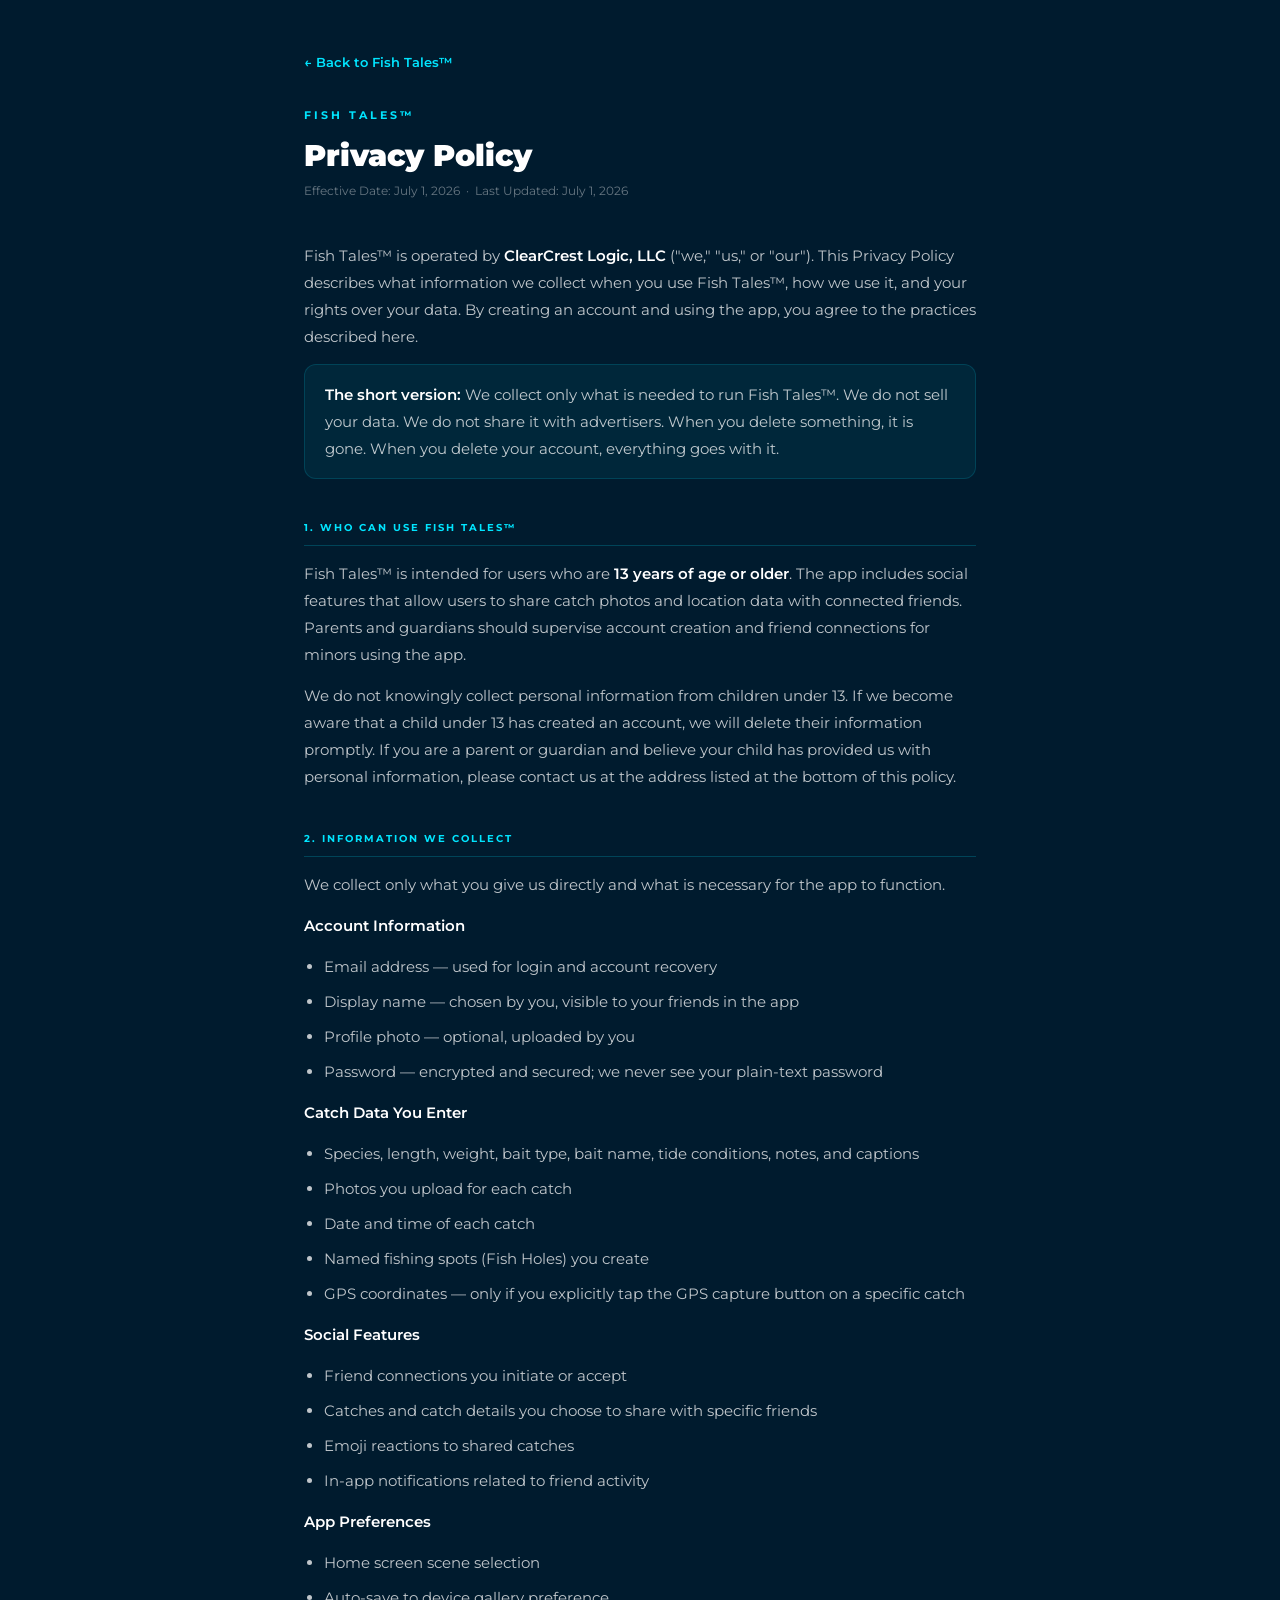
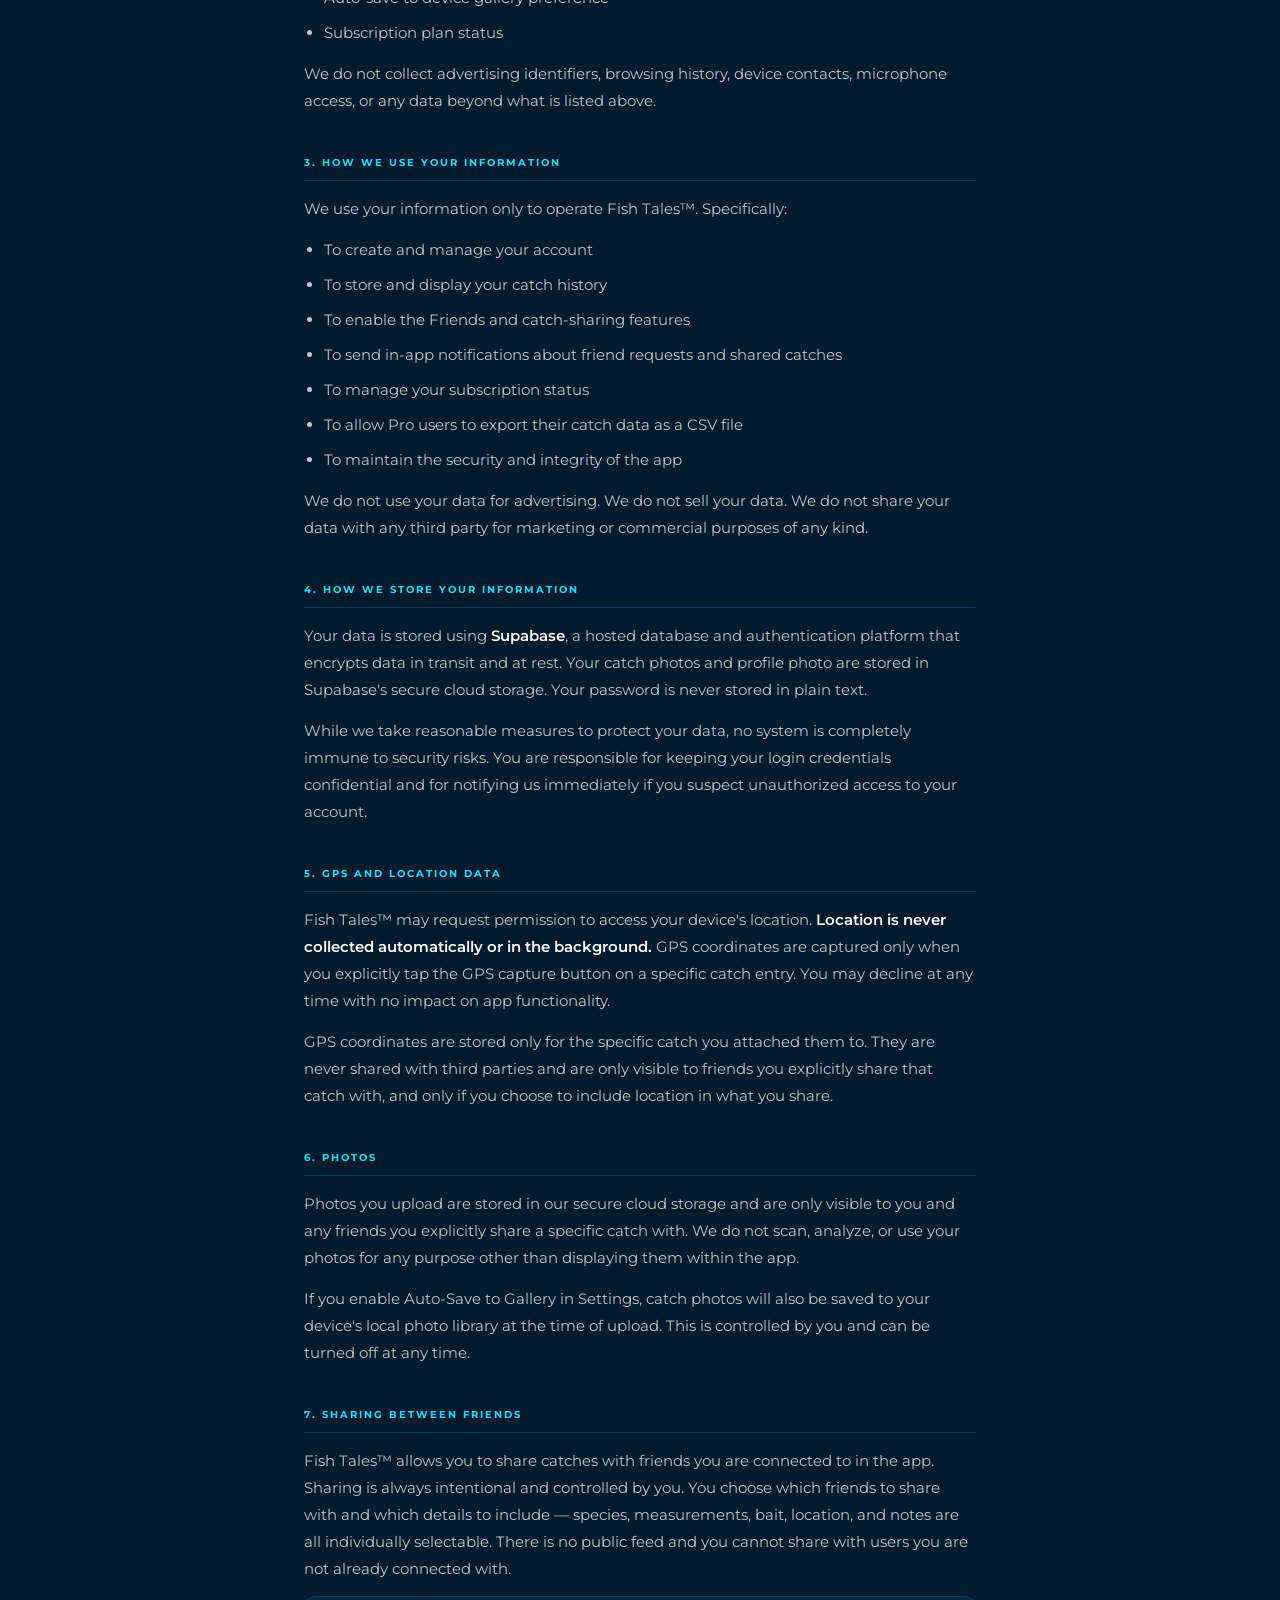
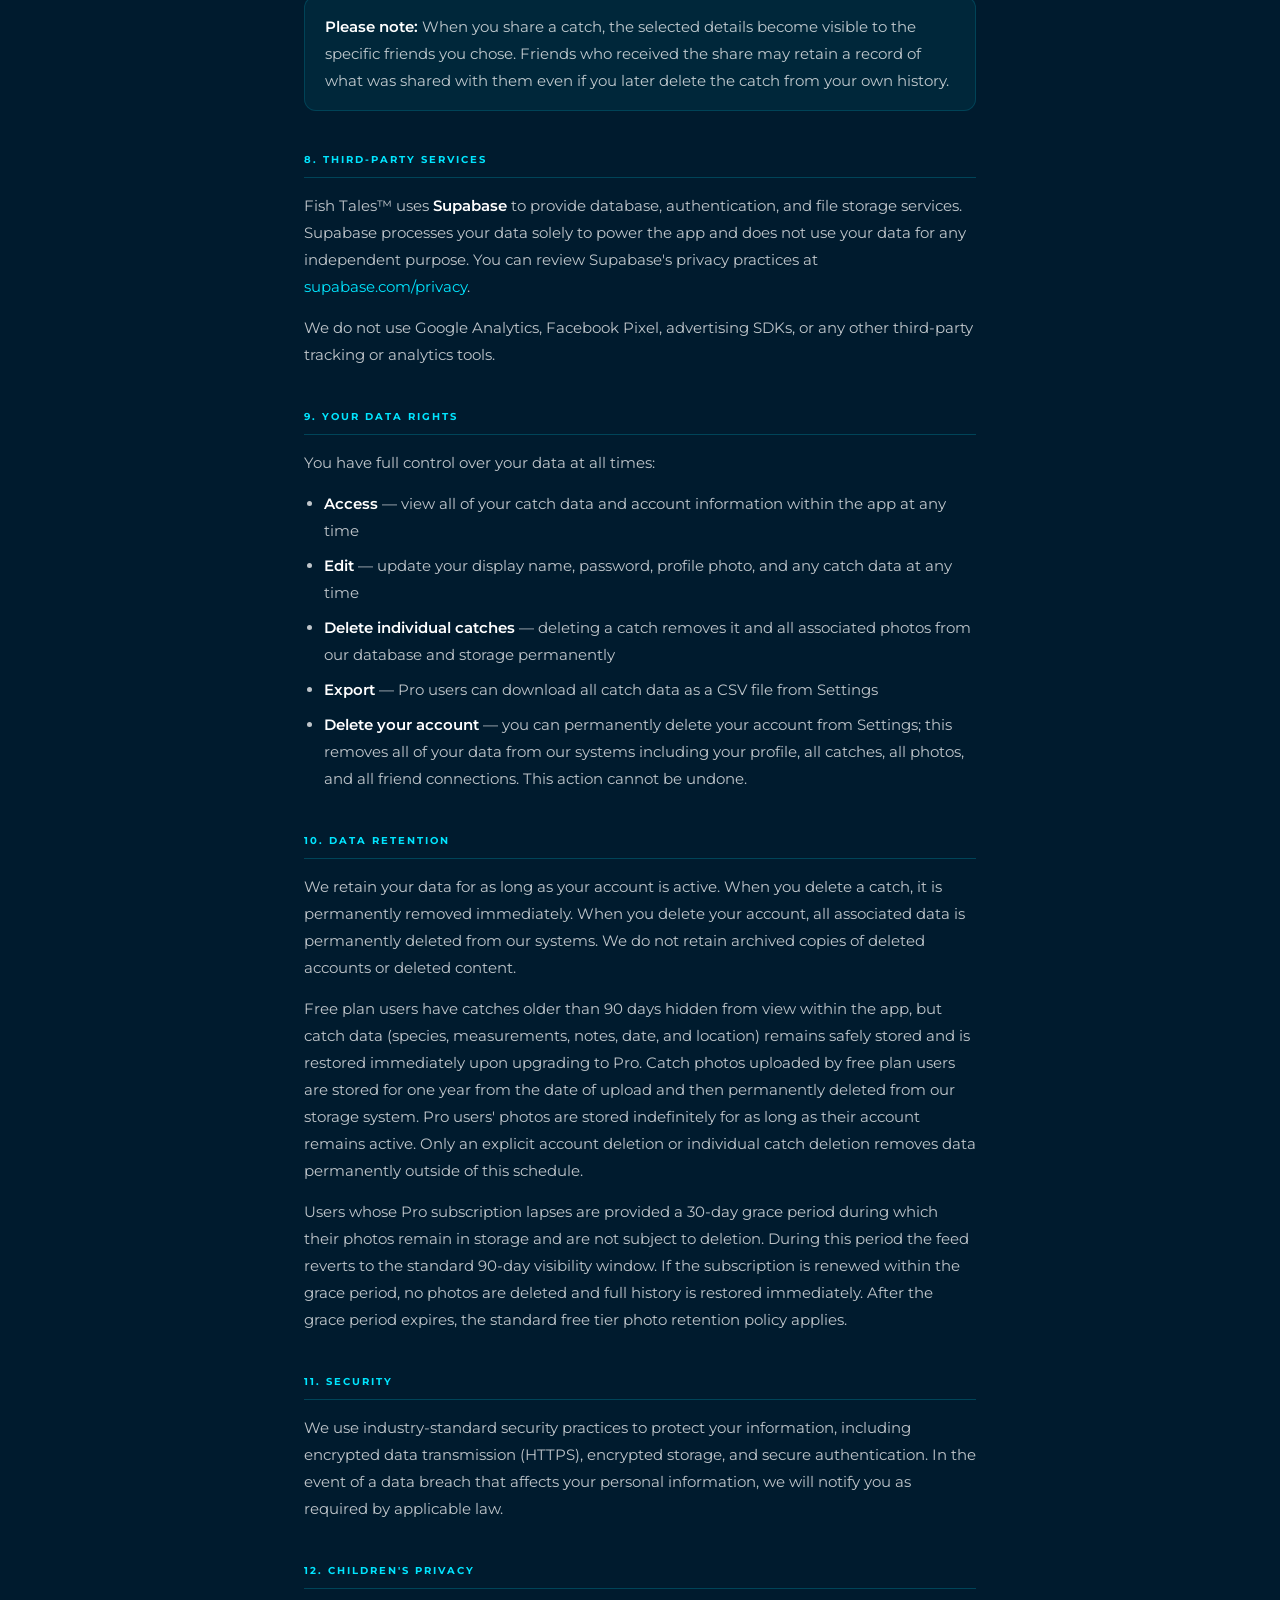
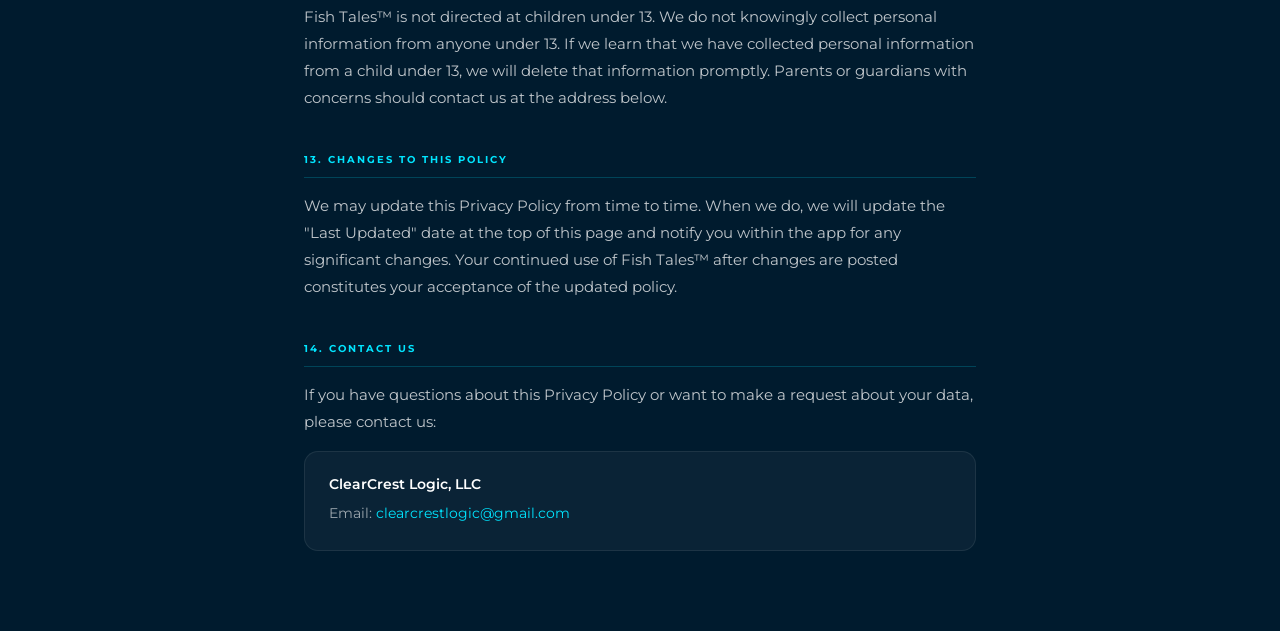
<file: privacy.html>
<!DOCTYPE html>
<html lang="en">
<head>
  <meta charset="UTF-8" />
  <meta name="viewport" content="width=device-width, initial-scale=1.0" />
  <title>Privacy Policy — Fish Tales™</title>
  <meta name="description" content="Fish Tales™ Privacy Policy — how we collect, use, and protect your data." />

  <!-- Favicon -->
  <link rel="icon" type="image/webp" href="images/icon-cyan.webp" />

  <!-- Theme color (Android Chrome browser bar) -->
  <meta name="theme-color" content="#001B2E" />

  <!-- Canonical URL -->
  <link rel="canonical" href="https://getfishtales.com/privacy" />

  <!-- Open Graph / Social Preview -->
  <meta property="og:type" content="website" />
  <meta property="og:url" content="https://getfishtales.com/privacy" />
  <meta property="og:title" content="Privacy Policy — Fish Tales™" />
  <meta property="og:description" content="Fish Tales™ Privacy Policy — how we collect, use, and protect your data." />
  <meta property="og:image" content="https://getfishtales.com/images/screenshot-home.webp" />
  <meta name="twitter:card" content="summary_large_image" />
  <meta name="twitter:title" content="Privacy Policy — Fish Tales™" />
  <meta name="twitter:description" content="Fish Tales™ Privacy Policy — how we collect, use, and protect your data." />
  <meta name="twitter:image" content="https://getfishtales.com/images/screenshot-home.webp" />

  <!-- Google Fonts — Montserrat (matches main site) -->
  <link rel="preconnect" href="https://fonts.googleapis.com" />
  <link rel="preconnect" href="https://fonts.gstatic.com" crossorigin />
  <link href="https://fonts.googleapis.com/css2?family=Montserrat:wght@400;500;600;700;800;900&display=swap" rel="stylesheet" />

  <style>
    * { box-sizing: border-box; margin: 0; padding: 0; }

    body {
      background: #001B2E;
      color: rgba(255,255,255,0.85);
      font-family: 'Montserrat', sans-serif;
      font-size: 15px;
      line-height: 1.8;
      padding: 48px 24px 80px;
      max-width: 720px;
      margin: 0 auto;
      -webkit-font-smoothing: antialiased;
    }

    /* Keyboard focus styles */
    a:focus-visible {
      outline: 2px solid rgba(0,229,255,0.6);
      outline-offset: 3px;
      border-radius: 4px;
    }

    .brand {
      font-size: 11px;
      font-weight: 700;
      letter-spacing: 3px;
      text-transform: uppercase;
      color: #00E5FF;
      margin-bottom: 12px;
    }

    h1 {
      font-size: 30px;
      font-weight: 900;
      color: white;
      margin-bottom: 6px;
      line-height: 1.2;
    }

    .meta {
      color: rgba(255,255,255,0.4);
      font-size: 12px;
      margin-bottom: 40px;
    }

    h2 {
      color: #00E5FF;
      font-size: 10px;
      font-weight: 700;
      letter-spacing: 2px;
      text-transform: uppercase;
      margin: 40px 0 14px;
      padding-bottom: 8px;
      border-bottom: 1px solid rgba(0,229,255,0.2);
    }

    p { margin-bottom: 14px; color: rgba(255,255,255,0.75); }
    ul { padding-left: 20px; margin-bottom: 14px; }
    li { margin-bottom: 8px; color: rgba(255,255,255,0.75); }
    strong { color: white; font-weight: 600; }

    .highlight {
      background: rgba(0,229,255,0.06);
      border: 1px solid rgba(0,229,255,0.15);
      border-radius: 12px;
      padding: 16px 20px;
      margin-bottom: 20px;
    }

    .highlight p { margin: 0; }

    a {
      color: #00E5FF;
      text-decoration: none;
      transition: color 0.2s;
    }

    a:hover { text-decoration: underline; }

    .contact-block {
      background: rgba(255,255,255,0.04);
      border: 1px solid rgba(255,255,255,0.08);
      border-radius: 14px;
      padding: 20px 24px;
      margin-top: 16px;
    }

    .contact-block p { margin: 0 0 4px; color: rgba(255,255,255,0.6); font-size: 14px; }
    .contact-block a { font-size: 14px; }

    .back-link {
      display: inline-block;
      color: #00E5FF;
      font-size: 13px;
      font-weight: 600;
      margin-bottom: 32px;
      text-decoration: none;
      transition: color 0.2s;
    }

    .back-link:hover { text-decoration: underline; }

    /* Reduced motion */
    @media (prefers-reduced-motion: reduce) {
      *, *::before, *::after {
        transition-duration: 0.01ms !important;
      }
    }
  </style>
</head>
<body>

  <a href="/" class="back-link">← Back to Fish Tales™</a>

  <main>

  <p class="brand">Fish Tales™</p>
  <h1>Privacy Policy</h1>
  <p class="meta">Effective Date: July 1, 2026 &nbsp;·&nbsp; Last Updated: July 1, 2026</p>

  <p>Fish Tales™ is operated by <strong>ClearCrest Logic, LLC</strong> ("we," "us," or "our"). This Privacy Policy describes what information we collect when you use Fish Tales™, how we use it, and your rights over your data. By creating an account and using the app, you agree to the practices described here.</p>

  <div class="highlight">
    <p><strong>The short version:</strong> We collect only what is needed to run Fish Tales™. We do not sell your data. We do not share it with advertisers. When you delete something, it is gone. When you delete your account, everything goes with it.</p>
  </div>

  <h2>1. Who Can Use Fish Tales™</h2>
  <p>Fish Tales™ is intended for users who are <strong>13 years of age or older</strong>. The app includes social features that allow users to share catch photos and location data with connected friends. Parents and guardians should supervise account creation and friend connections for minors using the app.</p>
  <p>We do not knowingly collect personal information from children under 13. If we become aware that a child under 13 has created an account, we will delete their information promptly. If you are a parent or guardian and believe your child has provided us with personal information, please contact us at the address listed at the bottom of this policy.</p>

  <h2>2. Information We Collect</h2>
  <p>We collect only what you give us directly and what is necessary for the app to function.</p>

  <p><strong>Account Information</strong></p>
  <ul>
    <li>Email address — used for login and account recovery</li>
    <li>Display name — chosen by you, visible to your friends in the app</li>
    <li>Profile photo — optional, uploaded by you</li>
    <li>Password — encrypted and secured; we never see your plain-text password</li>
  </ul>

  <p><strong>Catch Data You Enter</strong></p>
  <ul>
    <li>Species, length, weight, bait type, bait name, tide conditions, notes, and captions</li>
    <li>Photos you upload for each catch</li>
    <li>Date and time of each catch</li>
    <li>Named fishing spots (Fish Holes) you create</li>
    <li>GPS coordinates — only if you explicitly tap the GPS capture button on a specific catch</li>
  </ul>

  <p><strong>Social Features</strong></p>
  <ul>
    <li>Friend connections you initiate or accept</li>
    <li>Catches and catch details you choose to share with specific friends</li>
    <li>Emoji reactions to shared catches</li>
    <li>In-app notifications related to friend activity</li>
  </ul>

  <p><strong>App Preferences</strong></p>
  <ul>
    <li>Home screen scene selection</li>
    <li>Auto-save to device gallery preference</li>
    <li>Subscription plan status</li>
  </ul>

  <p>We do not collect advertising identifiers, browsing history, device contacts, microphone access, or any data beyond what is listed above.</p>

  <h2>3. How We Use Your Information</h2>
  <p>We use your information only to operate Fish Tales™. Specifically:</p>
  <ul>
    <li>To create and manage your account</li>
    <li>To store and display your catch history</li>
    <li>To enable the Friends and catch-sharing features</li>
    <li>To send in-app notifications about friend requests and shared catches</li>
    <li>To manage your subscription status</li>
    <li>To allow Pro users to export their catch data as a CSV file</li>
    <li>To maintain the security and integrity of the app</li>
  </ul>
  <p>We do not use your data for advertising. We do not sell your data. We do not share your data with any third party for marketing or commercial purposes of any kind.</p>

  <h2>4. How We Store Your Information</h2>
  <p>Your data is stored using <strong>Supabase</strong>, a hosted database and authentication platform that encrypts data in transit and at rest. Your catch photos and profile photo are stored in Supabase's secure cloud storage. Your password is never stored in plain text.</p>
  <p>While we take reasonable measures to protect your data, no system is completely immune to security risks. You are responsible for keeping your login credentials confidential and for notifying us immediately if you suspect unauthorized access to your account.</p>

  <h2>5. GPS and Location Data</h2>
  <p>Fish Tales™ may request permission to access your device's location. <strong>Location is never collected automatically or in the background.</strong> GPS coordinates are captured only when you explicitly tap the GPS capture button on a specific catch entry. You may decline at any time with no impact on app functionality.</p>
  <p>GPS coordinates are stored only for the specific catch you attached them to. They are never shared with third parties and are only visible to friends you explicitly share that catch with, and only if you choose to include location in what you share.</p>

  <h2>6. Photos</h2>
  <p>Photos you upload are stored in our secure cloud storage and are only visible to you and any friends you explicitly share a specific catch with. We do not scan, analyze, or use your photos for any purpose other than displaying them within the app.</p>
  <p>If you enable Auto-Save to Gallery in Settings, catch photos will also be saved to your device's local photo library at the time of upload. This is controlled by you and can be turned off at any time.</p>

  <h2>7. Sharing Between Friends</h2>
  <p>Fish Tales™ allows you to share catches with friends you are connected to in the app. Sharing is always intentional and controlled by you. You choose which friends to share with and which details to include — species, measurements, bait, location, and notes are all individually selectable. There is no public feed and you cannot share with users you are not already connected with.</p>

  <div class="highlight">
    <p><strong>Please note:</strong> When you share a catch, the selected details become visible to the specific friends you chose. Friends who received the share may retain a record of what was shared with them even if you later delete the catch from your own history.</p>
  </div>

  <h2>8. Third-Party Services</h2>
  <p>Fish Tales™ uses <strong>Supabase</strong> to provide database, authentication, and file storage services. Supabase processes your data solely to power the app and does not use your data for any independent purpose. You can review Supabase's privacy practices at <a href="https://supabase.com/privacy" target="_blank" rel="noopener noreferrer">supabase.com/privacy</a>.</p>
  <p>We do not use Google Analytics, Facebook Pixel, advertising SDKs, or any other third-party tracking or analytics tools.</p>

  <h2>9. Your Data Rights</h2>
  <p>You have full control over your data at all times:</p>
  <ul>
    <li><strong>Access</strong> — view all of your catch data and account information within the app at any time</li>
    <li><strong>Edit</strong> — update your display name, password, profile photo, and any catch data at any time</li>
    <li><strong>Delete individual catches</strong> — deleting a catch removes it and all associated photos from our database and storage permanently</li>
    <li><strong>Export</strong> — Pro users can download all catch data as a CSV file from Settings</li>
    <li><strong>Delete your account</strong> — you can permanently delete your account from Settings; this removes all of your data from our systems including your profile, all catches, all photos, and all friend connections. This action cannot be undone.</li>
  </ul>

  <h2>10. Data Retention</h2>
  <p>We retain your data for as long as your account is active. When you delete a catch, it is permanently removed immediately. When you delete your account, all associated data is permanently deleted from our systems. We do not retain archived copies of deleted accounts or deleted content.</p>
  <p>Free plan users have catches older than 90 days hidden from view within the app, but catch data (species, measurements, notes, date, and location) remains safely stored and is restored immediately upon upgrading to Pro. Catch photos uploaded by free plan users are stored for one year from the date of upload and then permanently deleted from our storage system. Pro users' photos are stored indefinitely for as long as their account remains active. Only an explicit account deletion or individual catch deletion removes data permanently outside of this schedule.</p>
  <p>Users whose Pro subscription lapses are provided a 30-day grace period during which their photos remain in storage and are not subject to deletion. During this period the feed reverts to the standard 90-day visibility window. If the subscription is renewed within the grace period, no photos are deleted and full history is restored immediately. After the grace period expires, the standard free tier photo retention policy applies.</p>

  <h2>11. Security</h2>
  <p>We use industry-standard security practices to protect your information, including encrypted data transmission (HTTPS), encrypted storage, and secure authentication. In the event of a data breach that affects your personal information, we will notify you as required by applicable law.</p>

  <h2>12. Children's Privacy</h2>
  <p>Fish Tales™ is not directed at children under 13. We do not knowingly collect personal information from anyone under 13. If we learn that we have collected personal information from a child under 13, we will delete that information promptly. Parents or guardians with concerns should contact us at the address below.</p>

  <h2>13. Changes to This Policy</h2>
  <p>We may update this Privacy Policy from time to time. When we do, we will update the "Last Updated" date at the top of this page and notify you within the app for any significant changes. Your continued use of Fish Tales™ after changes are posted constitutes your acceptance of the updated policy.</p>

  <h2>14. Contact Us</h2>
  <p>If you have questions about this Privacy Policy or want to make a request about your data, please contact us:</p>
  <div class="contact-block">
    <p><strong style="color:white;">ClearCrest Logic, LLC</strong></p>
    <p>Email: <a href="mailto:clearcrestlogic@gmail.com">clearcrestlogic@gmail.com</a></p>
  </div>
  </main>

</body>
</html>
</file>
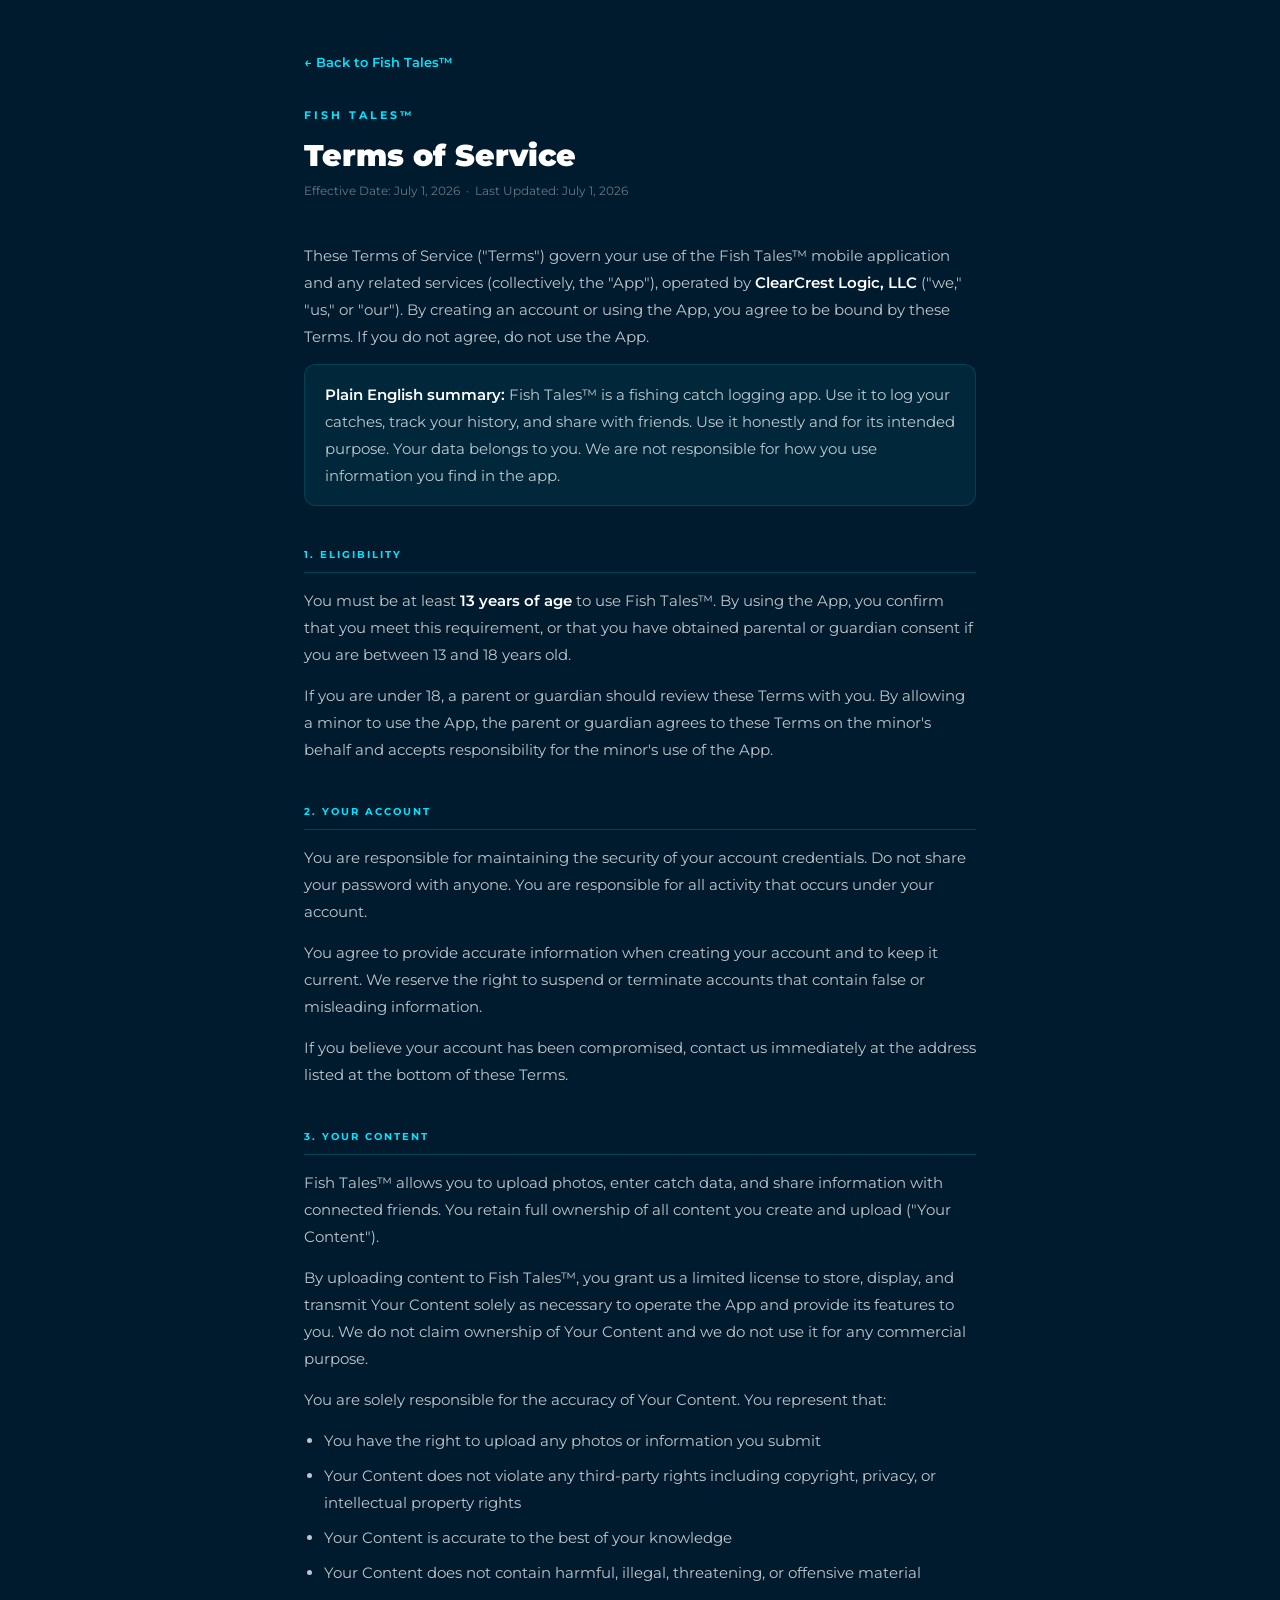
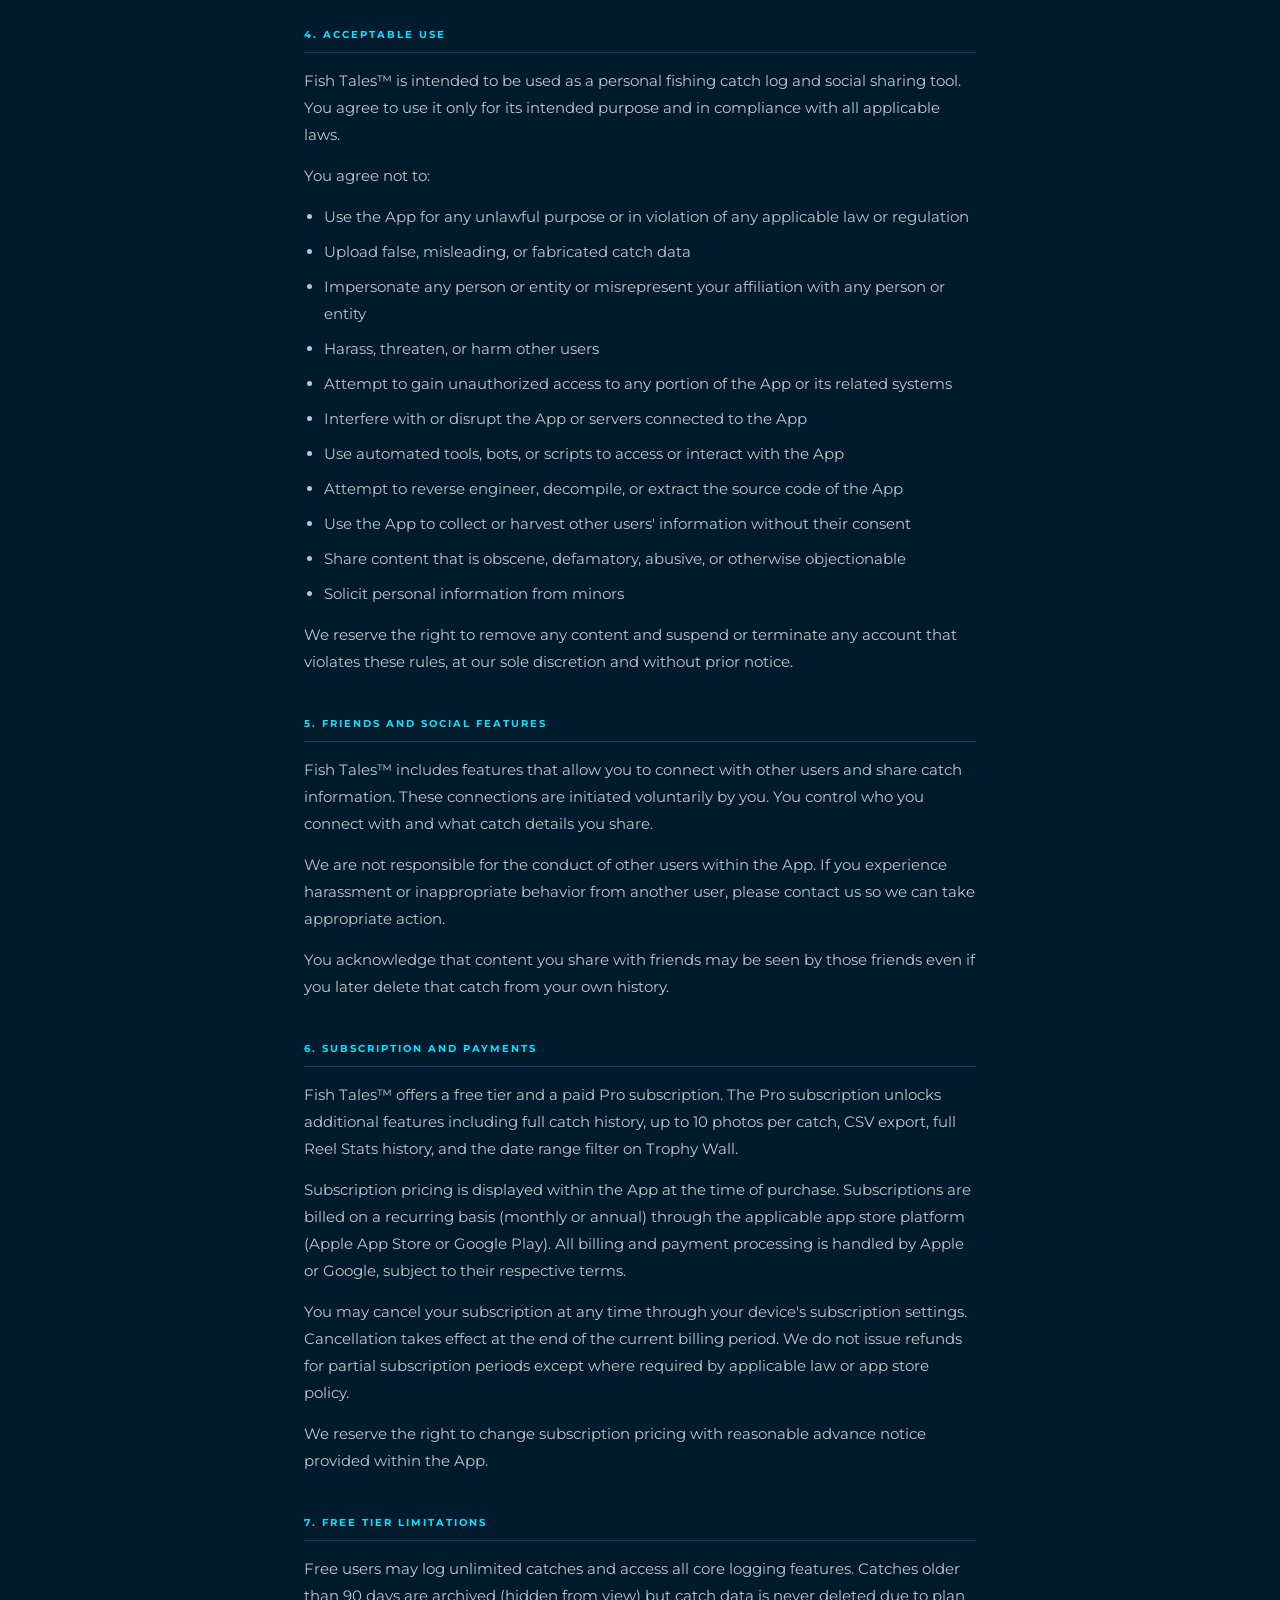
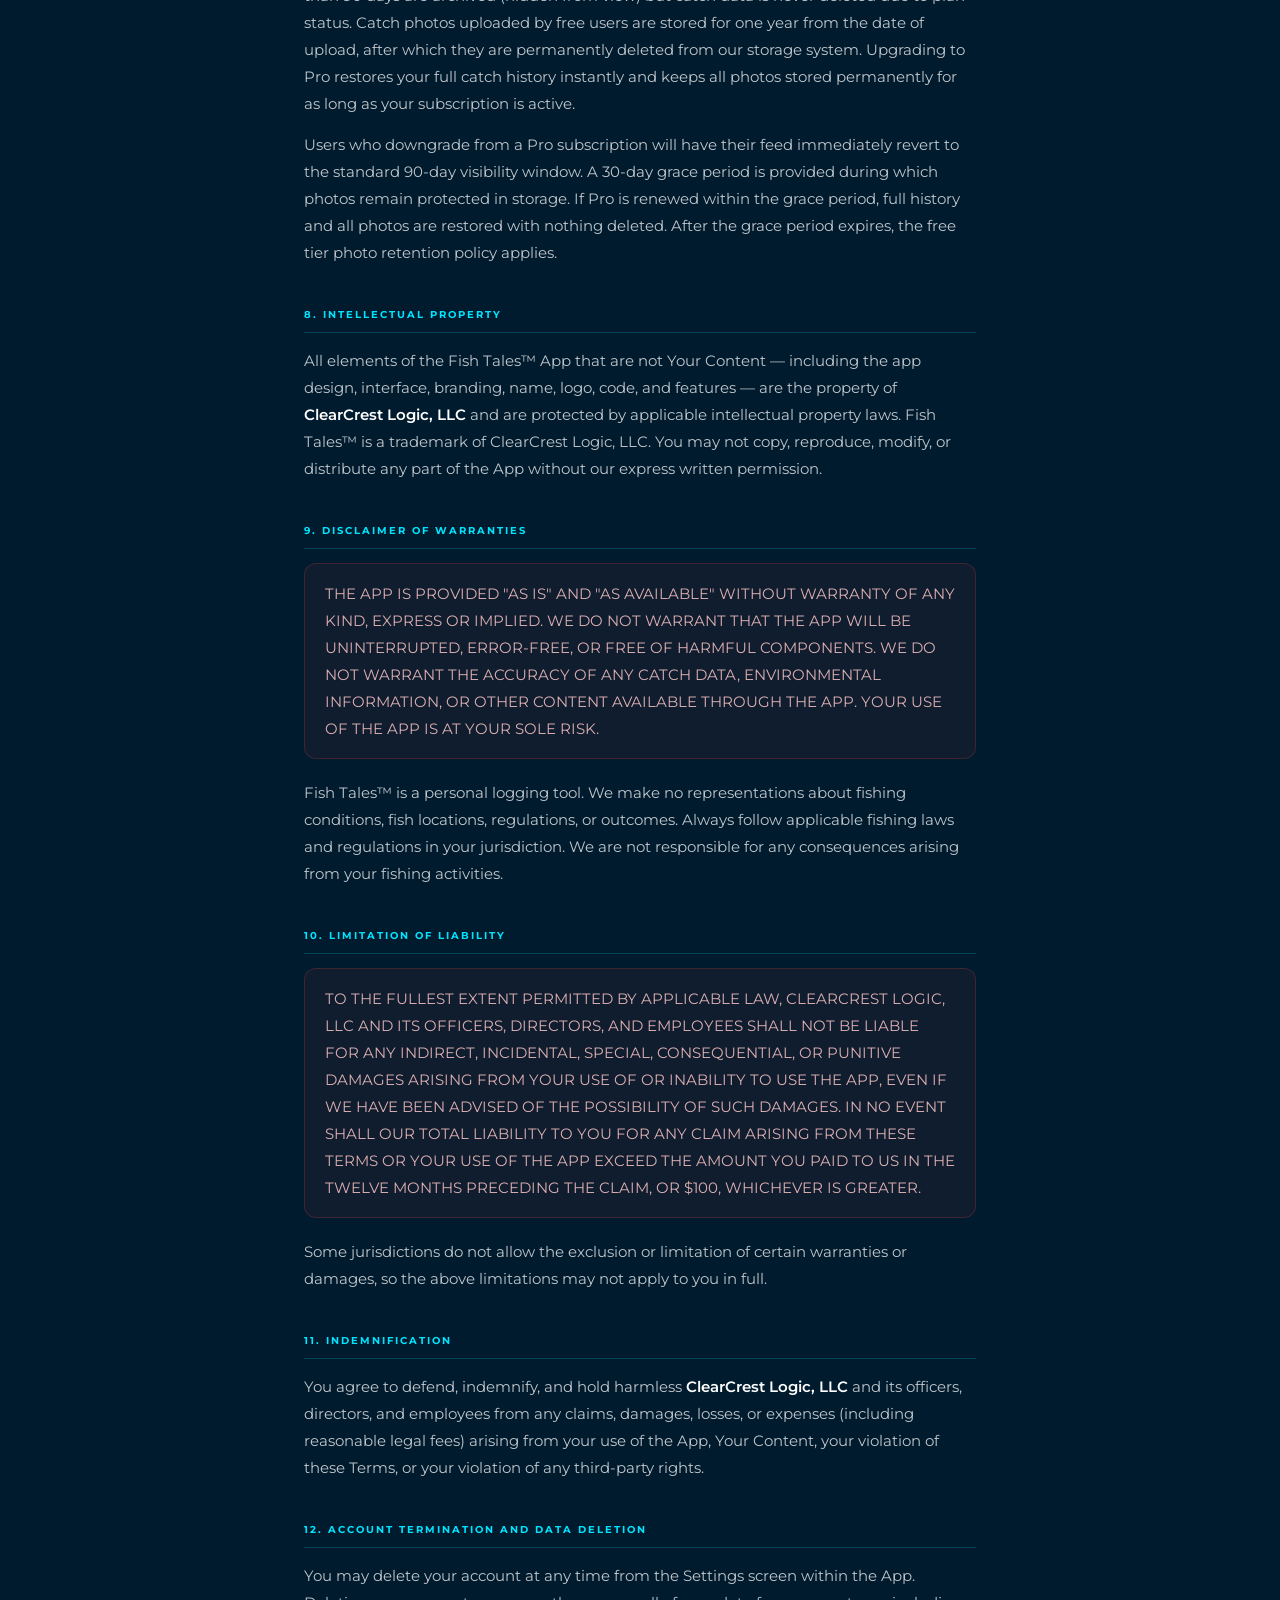
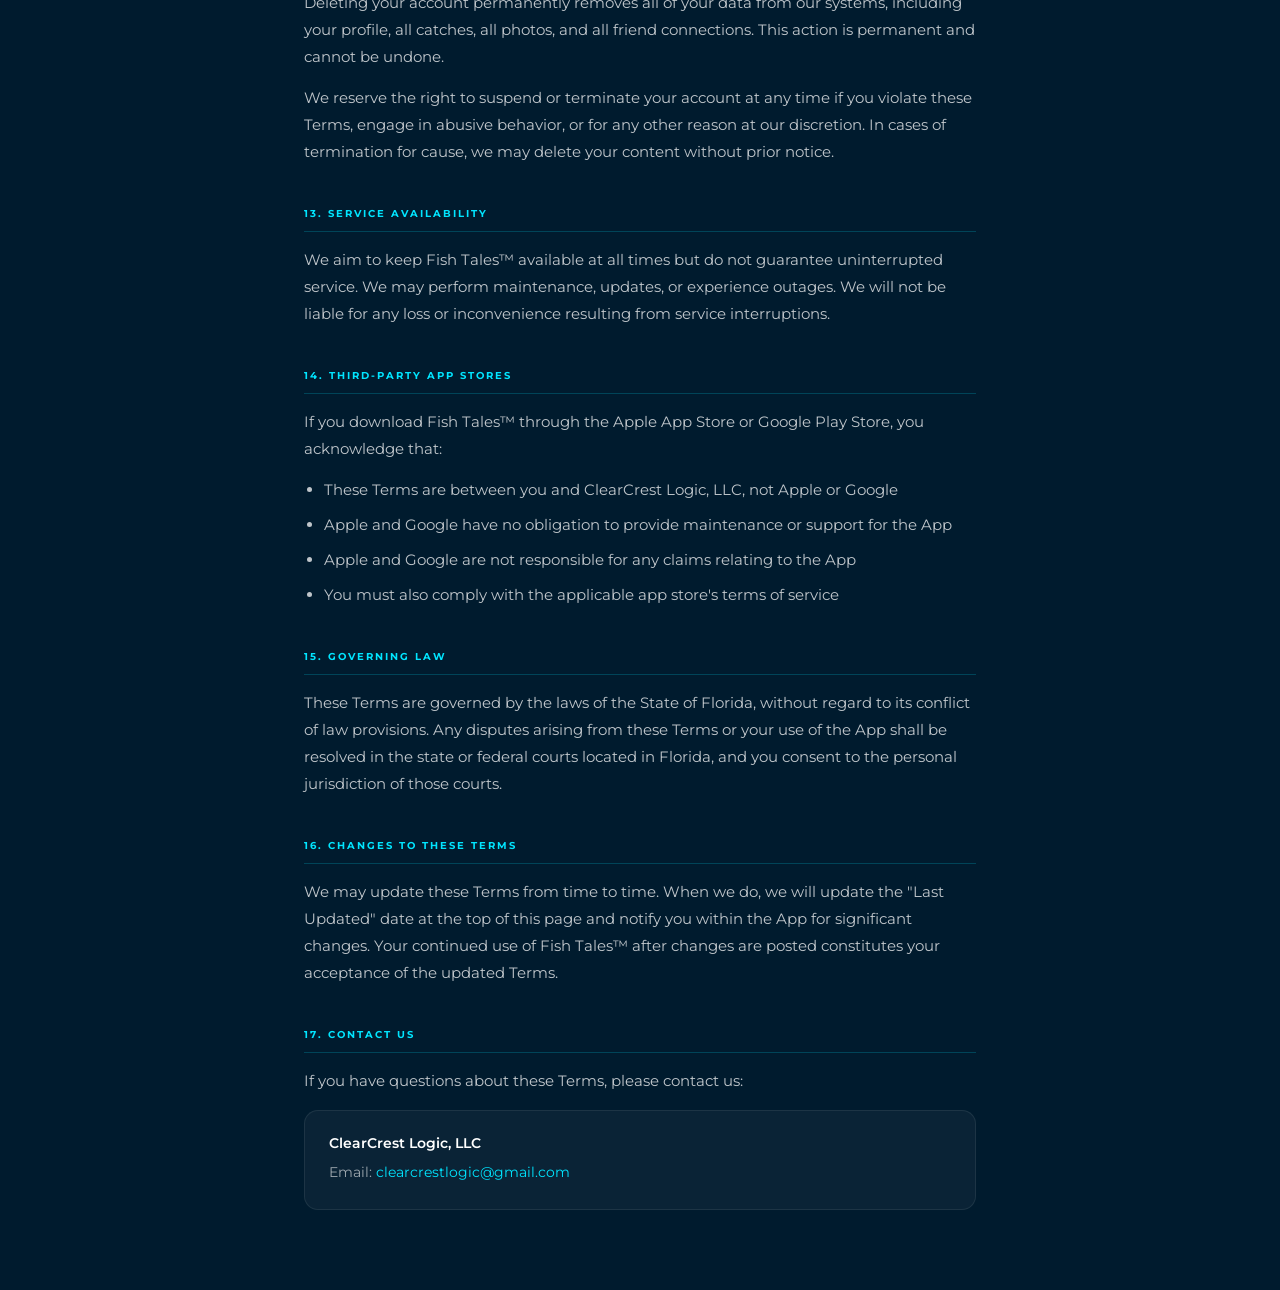
<file: terms.html>
<!DOCTYPE html>
<html lang="en">
<head>
  <meta charset="UTF-8" />
  <meta name="viewport" content="width=device-width, initial-scale=1.0" />
  <title>Terms of Service — Fish Tales™</title>
  <meta name="description" content="Fish Tales™ Terms of Service — the rules and agreements that govern your use of the app." />

  <!-- Favicon -->
  <link rel="icon" type="image/webp" href="images/icon-cyan.webp" />

  <!-- Theme color (Android Chrome browser bar) -->
  <meta name="theme-color" content="#001B2E" />

  <!-- Canonical URL -->
  <link rel="canonical" href="https://getfishtales.com/terms" />

  <!-- Open Graph / Social Preview -->
  <meta property="og:type" content="website" />
  <meta property="og:url" content="https://getfishtales.com/terms" />
  <meta property="og:title" content="Terms of Service — Fish Tales™" />
  <meta property="og:description" content="Fish Tales™ Terms of Service — the rules and agreements that govern your use of the app." />
  <meta property="og:image" content="https://getfishtales.com/images/screenshot-home.webp" />
  <meta name="twitter:card" content="summary_large_image" />
  <meta name="twitter:title" content="Terms of Service — Fish Tales™" />
  <meta name="twitter:description" content="Fish Tales™ Terms of Service — the rules and agreements that govern your use of the app." />
  <meta name="twitter:image" content="https://getfishtales.com/images/screenshot-home.webp" />

  <!-- Google Fonts — Montserrat (matches main site) -->
  <link rel="preconnect" href="https://fonts.googleapis.com" />
  <link rel="preconnect" href="https://fonts.gstatic.com" crossorigin />
  <link href="https://fonts.googleapis.com/css2?family=Montserrat:wght@400;500;600;700;800;900&display=swap" rel="stylesheet" />

  <style>
    * { box-sizing: border-box; margin: 0; padding: 0; }

    body {
      background: #001B2E;
      color: rgba(255,255,255,0.85);
      font-family: 'Montserrat', sans-serif;
      font-size: 15px;
      line-height: 1.8;
      padding: 48px 24px 80px;
      max-width: 720px;
      margin: 0 auto;
      -webkit-font-smoothing: antialiased;
    }

    /* Keyboard focus styles */
    a:focus-visible {
      outline: 2px solid rgba(0,229,255,0.6);
      outline-offset: 3px;
      border-radius: 4px;
    }

    .brand {
      font-size: 11px;
      font-weight: 700;
      letter-spacing: 3px;
      text-transform: uppercase;
      color: #00E5FF;
      margin-bottom: 12px;
    }

    h1 {
      font-size: 30px;
      font-weight: 900;
      color: white;
      margin-bottom: 6px;
      line-height: 1.2;
    }

    .meta {
      color: rgba(255,255,255,0.4);
      font-size: 12px;
      margin-bottom: 40px;
    }

    h2 {
      color: #00E5FF;
      font-size: 10px;
      font-weight: 700;
      letter-spacing: 2px;
      text-transform: uppercase;
      margin: 40px 0 14px;
      padding-bottom: 8px;
      border-bottom: 1px solid rgba(0,229,255,0.2);
    }

    p { margin-bottom: 14px; color: rgba(255,255,255,0.75); }
    ul { padding-left: 20px; margin-bottom: 14px; }
    li { margin-bottom: 8px; color: rgba(255,255,255,0.75); }
    strong { color: white; font-weight: 600; }

    .highlight {
      background: rgba(0,229,255,0.06);
      border: 1px solid rgba(0,229,255,0.15);
      border-radius: 12px;
      padding: 16px 20px;
      margin-bottom: 20px;
    }

    .highlight p { margin: 0; }

    .warning {
      background: rgba(255,68,68,0.06);
      border: 1px solid rgba(255,68,68,0.2);
      border-radius: 12px;
      padding: 16px 20px;
      margin-bottom: 20px;
    }

    .warning p { margin: 0; color: rgba(255,200,200,0.85); }

    a {
      color: #00E5FF;
      text-decoration: none;
      transition: color 0.2s;
    }

    a:hover { text-decoration: underline; }

    .contact-block {
      background: rgba(255,255,255,0.04);
      border: 1px solid rgba(255,255,255,0.08);
      border-radius: 14px;
      padding: 20px 24px;
      margin-top: 16px;
    }

    .contact-block p { margin: 0 0 4px; color: rgba(255,255,255,0.6); font-size: 14px; }
    .contact-block a { font-size: 14px; }

    .back-link {
      display: inline-block;
      color: #00E5FF;
      font-size: 13px;
      font-weight: 600;
      margin-bottom: 32px;
      text-decoration: none;
      transition: color 0.2s;
    }

    .back-link:hover { text-decoration: underline; }

    /* Reduced motion */
    @media (prefers-reduced-motion: reduce) {
      *, *::before, *::after {
        transition-duration: 0.01ms !important;
      }
    }
  </style>
</head>
<body>

  <a href="/" class="back-link">← Back to Fish Tales™</a>

  <main>

  <p class="brand">Fish Tales™</p>
  <h1>Terms of Service</h1>
  <p class="meta">Effective Date: July 1, 2026 &nbsp;·&nbsp; Last Updated: July 1, 2026</p>

  <p>These Terms of Service ("Terms") govern your use of the Fish Tales™ mobile application and any related services (collectively, the "App"), operated by <strong>ClearCrest Logic, LLC</strong> ("we," "us," or "our"). By creating an account or using the App, you agree to be bound by these Terms. If you do not agree, do not use the App.</p>

  <div class="highlight">
    <p><strong>Plain English summary:</strong> Fish Tales™ is a fishing catch logging app. Use it to log your catches, track your history, and share with friends. Use it honestly and for its intended purpose. Your data belongs to you. We are not responsible for how you use information you find in the app.</p>
  </div>

  <h2>1. Eligibility</h2>
  <p>You must be at least <strong>13 years of age</strong> to use Fish Tales™. By using the App, you confirm that you meet this requirement, or that you have obtained parental or guardian consent if you are between 13 and 18 years old.</p>
  <p>If you are under 18, a parent or guardian should review these Terms with you. By allowing a minor to use the App, the parent or guardian agrees to these Terms on the minor's behalf and accepts responsibility for the minor's use of the App.</p>

  <h2>2. Your Account</h2>
  <p>You are responsible for maintaining the security of your account credentials. Do not share your password with anyone. You are responsible for all activity that occurs under your account.</p>
  <p>You agree to provide accurate information when creating your account and to keep it current. We reserve the right to suspend or terminate accounts that contain false or misleading information.</p>
  <p>If you believe your account has been compromised, contact us immediately at the address listed at the bottom of these Terms.</p>

  <h2>3. Your Content</h2>
  <p>Fish Tales™ allows you to upload photos, enter catch data, and share information with connected friends. You retain full ownership of all content you create and upload ("Your Content").</p>
  <p>By uploading content to Fish Tales™, you grant us a limited license to store, display, and transmit Your Content solely as necessary to operate the App and provide its features to you. We do not claim ownership of Your Content and we do not use it for any commercial purpose.</p>
  <p>You are solely responsible for the accuracy of Your Content. You represent that:</p>
  <ul>
    <li>You have the right to upload any photos or information you submit</li>
    <li>Your Content does not violate any third-party rights including copyright, privacy, or intellectual property rights</li>
    <li>Your Content is accurate to the best of your knowledge</li>
    <li>Your Content does not contain harmful, illegal, threatening, or offensive material</li>
  </ul>

  <h2>4. Acceptable Use</h2>
  <p>Fish Tales™ is intended to be used as a personal fishing catch log and social sharing tool. You agree to use it only for its intended purpose and in compliance with all applicable laws.</p>
  <p>You agree not to:</p>
  <ul>
    <li>Use the App for any unlawful purpose or in violation of any applicable law or regulation</li>
    <li>Upload false, misleading, or fabricated catch data</li>
    <li>Impersonate any person or entity or misrepresent your affiliation with any person or entity</li>
    <li>Harass, threaten, or harm other users</li>
    <li>Attempt to gain unauthorized access to any portion of the App or its related systems</li>
    <li>Interfere with or disrupt the App or servers connected to the App</li>
    <li>Use automated tools, bots, or scripts to access or interact with the App</li>
    <li>Attempt to reverse engineer, decompile, or extract the source code of the App</li>
    <li>Use the App to collect or harvest other users' information without their consent</li>
    <li>Share content that is obscene, defamatory, abusive, or otherwise objectionable</li>
    <li>Solicit personal information from minors</li>
  </ul>
  <p>We reserve the right to remove any content and suspend or terminate any account that violates these rules, at our sole discretion and without prior notice.</p>

  <h2>5. Friends and Social Features</h2>
  <p>Fish Tales™ includes features that allow you to connect with other users and share catch information. These connections are initiated voluntarily by you. You control who you connect with and what catch details you share.</p>
  <p>We are not responsible for the conduct of other users within the App. If you experience harassment or inappropriate behavior from another user, please contact us so we can take appropriate action.</p>
  <p>You acknowledge that content you share with friends may be seen by those friends even if you later delete that catch from your own history.</p>

  <h2>6. Subscription and Payments</h2>
  <p>Fish Tales™ offers a free tier and a paid Pro subscription. The Pro subscription unlocks additional features including full catch history, up to 10 photos per catch, CSV export, full Reel Stats history, and the date range filter on Trophy Wall.</p>
  <p>Subscription pricing is displayed within the App at the time of purchase. Subscriptions are billed on a recurring basis (monthly or annual) through the applicable app store platform (Apple App Store or Google Play). All billing and payment processing is handled by Apple or Google, subject to their respective terms.</p>
  <p>You may cancel your subscription at any time through your device's subscription settings. Cancellation takes effect at the end of the current billing period. We do not issue refunds for partial subscription periods except where required by applicable law or app store policy.</p>
  <p>We reserve the right to change subscription pricing with reasonable advance notice provided within the App.</p>

  <h2>7. Free Tier Limitations</h2>
  <p>Free users may log unlimited catches and access all core logging features. Catches older than 90 days are archived (hidden from view) but catch data is never deleted due to plan status. Catch photos uploaded by free users are stored for one year from the date of upload, after which they are permanently deleted from our storage system. Upgrading to Pro restores your full catch history instantly and keeps all photos stored permanently for as long as your subscription is active.</p>
  <p>Users who downgrade from a Pro subscription will have their feed immediately revert to the standard 90-day visibility window. A 30-day grace period is provided during which photos remain protected in storage. If Pro is renewed within the grace period, full history and all photos are restored with nothing deleted. After the grace period expires, the free tier photo retention policy applies.</p>

  <h2>8. Intellectual Property</h2>
  <p>All elements of the Fish Tales™ App that are not Your Content — including the app design, interface, branding, name, logo, code, and features — are the property of <strong>ClearCrest Logic, LLC</strong> and are protected by applicable intellectual property laws. Fish Tales™ is a trademark of ClearCrest Logic, LLC. You may not copy, reproduce, modify, or distribute any part of the App without our express written permission.</p>

  <h2>9. Disclaimer of Warranties</h2>
  <div class="warning">
    <p>THE APP IS PROVIDED "AS IS" AND "AS AVAILABLE" WITHOUT WARRANTY OF ANY KIND, EXPRESS OR IMPLIED. WE DO NOT WARRANT THAT THE APP WILL BE UNINTERRUPTED, ERROR-FREE, OR FREE OF HARMFUL COMPONENTS. WE DO NOT WARRANT THE ACCURACY OF ANY CATCH DATA, ENVIRONMENTAL INFORMATION, OR OTHER CONTENT AVAILABLE THROUGH THE APP. YOUR USE OF THE APP IS AT YOUR SOLE RISK.</p>
  </div>
  <p>Fish Tales™ is a personal logging tool. We make no representations about fishing conditions, fish locations, regulations, or outcomes. Always follow applicable fishing laws and regulations in your jurisdiction. We are not responsible for any consequences arising from your fishing activities.</p>

  <h2>10. Limitation of Liability</h2>
  <div class="warning">
    <p>TO THE FULLEST EXTENT PERMITTED BY APPLICABLE LAW, CLEARCREST LOGIC, LLC AND ITS OFFICERS, DIRECTORS, AND EMPLOYEES SHALL NOT BE LIABLE FOR ANY INDIRECT, INCIDENTAL, SPECIAL, CONSEQUENTIAL, OR PUNITIVE DAMAGES ARISING FROM YOUR USE OF OR INABILITY TO USE THE APP, EVEN IF WE HAVE BEEN ADVISED OF THE POSSIBILITY OF SUCH DAMAGES. IN NO EVENT SHALL OUR TOTAL LIABILITY TO YOU FOR ANY CLAIM ARISING FROM THESE TERMS OR YOUR USE OF THE APP EXCEED THE AMOUNT YOU PAID TO US IN THE TWELVE MONTHS PRECEDING THE CLAIM, OR $100, WHICHEVER IS GREATER.</p>
  </div>
  <p>Some jurisdictions do not allow the exclusion or limitation of certain warranties or damages, so the above limitations may not apply to you in full.</p>

  <h2>11. Indemnification</h2>
  <p>You agree to defend, indemnify, and hold harmless <strong>ClearCrest Logic, LLC</strong> and its officers, directors, and employees from any claims, damages, losses, or expenses (including reasonable legal fees) arising from your use of the App, Your Content, your violation of these Terms, or your violation of any third-party rights.</p>

  <h2>12. Account Termination and Data Deletion</h2>
  <p>You may delete your account at any time from the Settings screen within the App. Deleting your account permanently removes all of your data from our systems, including your profile, all catches, all photos, and all friend connections. This action is permanent and cannot be undone.</p>
  <p>We reserve the right to suspend or terminate your account at any time if you violate these Terms, engage in abusive behavior, or for any other reason at our discretion. In cases of termination for cause, we may delete your content without prior notice.</p>

  <h2>13. Service Availability</h2>
  <p>We aim to keep Fish Tales™ available at all times but do not guarantee uninterrupted service. We may perform maintenance, updates, or experience outages. We will not be liable for any loss or inconvenience resulting from service interruptions.</p>

  <h2>14. Third-Party App Stores</h2>
  <p>If you download Fish Tales™ through the Apple App Store or Google Play Store, you acknowledge that:</p>
  <ul>
    <li>These Terms are between you and ClearCrest Logic, LLC, not Apple or Google</li>
    <li>Apple and Google have no obligation to provide maintenance or support for the App</li>
    <li>Apple and Google are not responsible for any claims relating to the App</li>
    <li>You must also comply with the applicable app store's terms of service</li>
  </ul>

  <h2>15. Governing Law</h2>
  <p>These Terms are governed by the laws of the State of Florida, without regard to its conflict of law provisions. Any disputes arising from these Terms or your use of the App shall be resolved in the state or federal courts located in Florida, and you consent to the personal jurisdiction of those courts.</p>

  <h2>16. Changes to These Terms</h2>
  <p>We may update these Terms from time to time. When we do, we will update the "Last Updated" date at the top of this page and notify you within the App for significant changes. Your continued use of Fish Tales™ after changes are posted constitutes your acceptance of the updated Terms.</p>

  <h2>17. Contact Us</h2>
  <p>If you have questions about these Terms, please contact us:</p>
  <div class="contact-block">
    <p><strong style="color:white;">ClearCrest Logic, LLC</strong></p>
    <p>Email: <a href="mailto:clearcrestlogic@gmail.com">clearcrestlogic@gmail.com</a></p>
  </div>
  </main>

</body>
</html>
</file>
